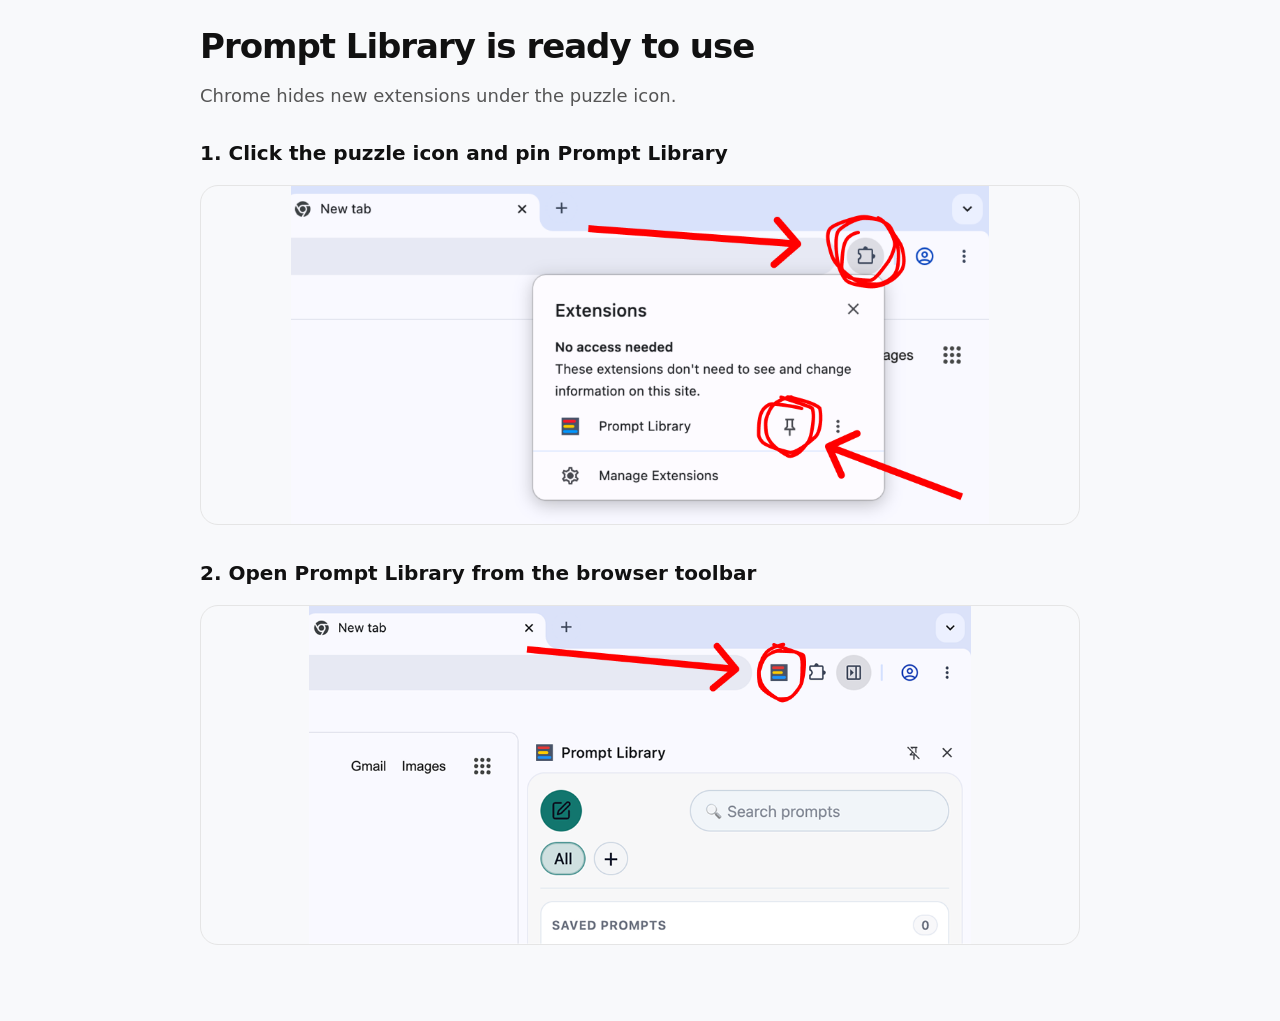
<file: welcome/index.html>
<!doctype html>
<html lang="en">
<head>
  <meta charset="utf-8">
  <title>Prompt Library</title>

  <meta
    name="viewport"
    content="width=device-width, initial-scale=1"
  >

  <link rel="stylesheet" href="./style.css">
</head>

<body>
  <main class="container">

    <h1>Prompt Library is ready to use</h1>

    <p class="subtitle">
      Chrome hides new extensions under the puzzle icon.
    </p>

    <section class="step">
      <div class="step-title">
        1. Click the puzzle icon and pin Prompt Library
      </div>

      <img
        class="step-image"
        src="./assets/step-1.png"
        alt="How to pin Prompt Library extension"
      >
    </section>

    <section class="step">
      <div class="step-title">
        2. Open Prompt Library from the browser toolbar
      </div>

      <img
        class="step-image"
        src="./assets/step-2.png"
        alt="How to open Prompt Library"
      >
    </section>

  </main>
</body>
</html>
</file>
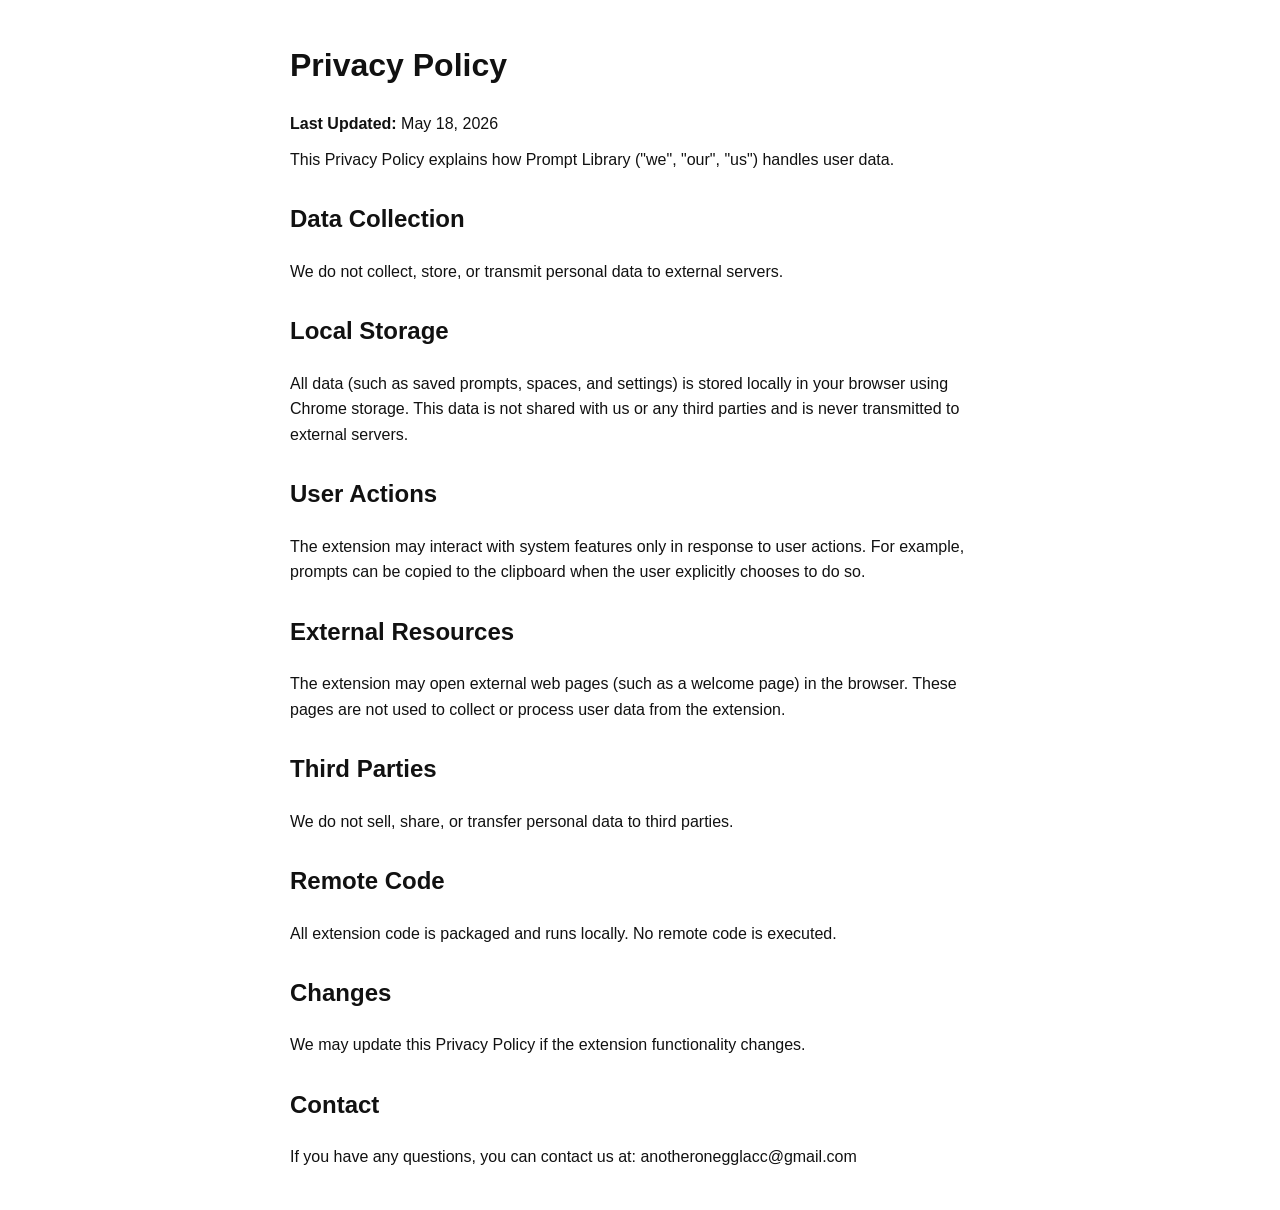
<file: privacy.html>
<!DOCTYPE html>
<html lang="en">
<head>
  <meta charset="UTF-8">
  <title>Privacy Policy – Prompt Library</title>
  <style>
    body {
      max-width: 700px;
      margin: 40px auto;
      font-family: -apple-system, BlinkMacSystemFont, sans-serif;
      line-height: 1.6;
      padding: 0 16px;
      color: #111;
    }
    h1 { margin-bottom: 20px; }
    h2 { margin-top: 28px; }
    p { margin: 10px 0; }
  </style>
</head>
<body>

<h1>Privacy Policy</h1>

<p><strong>Last Updated:</strong> May 18, 2026</p>

<p>This Privacy Policy explains how Prompt Library ("we", "our", "us") handles user data.</p>

<h2>Data Collection</h2>
<p>We do not collect, store, or transmit personal data to external servers.</p>

<h2>Local Storage</h2>
<p>All data (such as saved prompts, spaces, and settings) is stored locally in your browser using Chrome storage. This data is not shared with us or any third parties and is never transmitted to external servers.</p>

<h2>User Actions</h2>
<p>The extension may interact with system features only in response to user actions. For example, prompts can be copied to the clipboard when the user explicitly chooses to do so.</p>

<h2>External Resources</h2>
<p>The extension may open external web pages (such as a welcome page) in the browser. These pages are not used to collect or process user data from the extension.</p>

<h2>Third Parties</h2>
<p>We do not sell, share, or transfer personal data to third parties.</p>

<h2>Remote Code</h2>
<p>All extension code is packaged and runs locally. No remote code is executed.</p>

<h2>Changes</h2>
<p>We may update this Privacy Policy if the extension functionality changes.</p>

<h2>Contact</h2>
<p>If you have any questions, you can contact us at: anotheronegglacc@gmail.com</p>

</body>
</html>
</file>
<file: welcome/style.css>
* {
  box-sizing: border-box;
}

body {
  margin: 0;
  background: #f8f9fb;
  color: #111111;
  font-family: system-ui, -apple-system, BlinkMacSystemFont,
    "Segoe UI", sans-serif;
}

.container {
  max-width: 920px;
  margin: 0 auto;
  padding: 28px 20px 40px;
}

h1 {
  font-size: 34px;
  line-height: 1.1;
  margin: 0 0 16px;
  font-weight: 700;
  letter-spacing: -0.03em;
}

.subtitle {
  font-size: 18px;
  line-height: 1.4;
  color: #555;
  margin-bottom: 32px;
}

.step {
  margin-bottom: 36px;
}

.step-title {
  font-size: 20px;
  font-weight: 600;
  margin-bottom: 20px;
}

.step-image {
  width: 100%;
  max-height: 340px;
  object-fit: contain;
  border-radius: 18px;
  border: 1px solid #e5e5e5;
  display: block;
}

.footer-note {
  margin-top: 40px;
  font-size: 16px;
  color: #666;
}

@media (max-width: 700px) {
  .container {
    padding: 32px 18px 60px;
  }

  h1 {
    font-size: 34px;
  }

  .subtitle {
    font-size: 18px;
    margin-bottom: 40px;
  }

  .step-title {
    font-size: 20px;
  }
}
</file>
